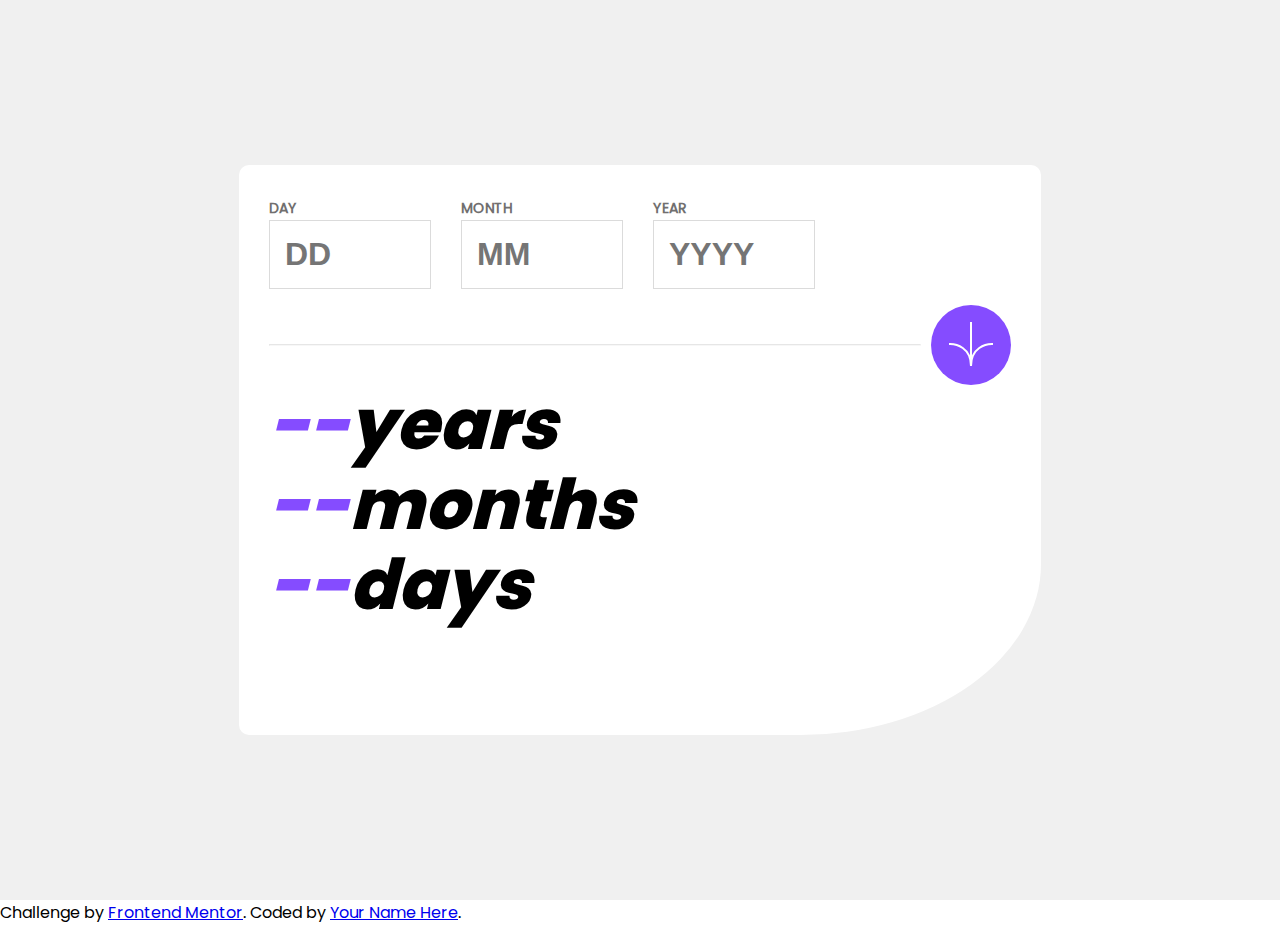
<file: age-calculator-app-main/index.html>
<!DOCTYPE html>
<html lang="en">
<head>
  <meta charset="UTF-8">
  <meta name="viewport" content="width=device-width, initial-scale=1.0"> <!-- displays site properly based on user's device -->

  <link rel="icon" type="image/png" sizes="32x32" href="./assets/images/favicon-32x32.png">
  
  <title>Frontend Mentor | Age calculator app</title>
  <link rel="stylesheet" href="style.css">
 
</head>
<body>
<main>
  <section>
  <aside id="inputArea">
    <div>
      <label id="labelDay" for="day">Day</label><br>
      <input id="inputDay" type="text" placeholder="DD">
      <p id="parDay"></p>
    </div>

    <div>
      <label id="labelMonth" for="Month">Month</label><br>
      <input id="inputMonth" type="text" placeholder="MM">
      <p id="parMonth"></p>
    </div>

    <div>
      <label id="labelYear" for="Year">Year</label><br>
      <input id="inputYear" type="text" placeholder="YYYY">
      <p id="parYear"></p>
    </div>
  </aside>
 
  <aside id="actionPoint">
    <hr>
    <button id="submitButton"><img src="assets/images/icon-arrow.svg" alt=""></button>
  </aside>

<aside id="results">
  <h1><span id="spanYear">--</span>years</h1>
  <h1><span id="spanMonth">--</span>months</h1>
  <h1><span id="spanDay">--</span>days</h1>
</aside>
</section>
</main>
  <div class="attribution">
    Challenge by <a href="https://www.frontendmentor.io?ref=challenge" target="_blank">Frontend Mentor</a>. 
    Coded by <a href="#">Your Name Here</a>.
  </div>
  <script src="script.js"></script>
</body>
</html>
</file>
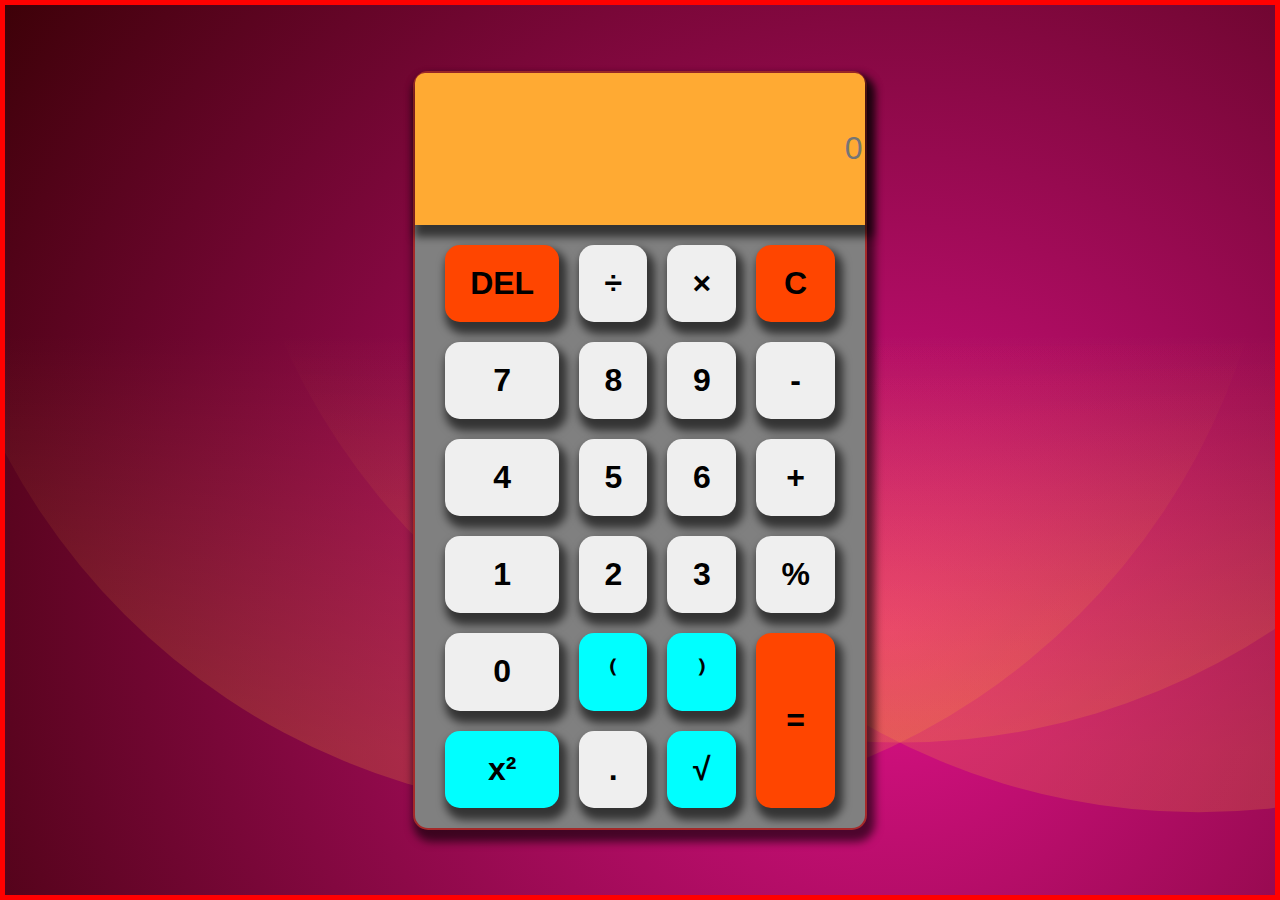
<file: CALC/index.html>
<!DOCTYPE html>
<html lang="en">
<head>
    <meta charset="UTF-8">
    <meta http-equiv="X-UA-Compatible" content="IE=edge">
    <meta name="viewport" content="width=device-width, initial-scale=1.0">
    <link rel="stylesheet" href="style.css">
    <title>Calculator</title>
</head>
<body>
    <div class="container">
        <div class="input-area">
            <input class="text-input" id="sc" type="text" readonly placeholder="0">
        </div>

        <div class="calculator-body" id="calculator-body">
            <button class="orange-red" onclick="clearOne()" id="clearOne">DEL</button>
            <button class="operator" class="purple" onclick="displayValue('/')" id="division">&#247;</button>
            <button class="operator" class="purple" onclick="displayValue('*')" id="multiplication">&#215;</button>
            <button class="orange-red" onclick="clearAll()" id="clear">C</button>

            <button id="seven" onclick="displayValue('7')"> 7</button>
            <button id="eight" onclick="displayValue('8')">8</button>
            <button id="nine" onclick="displayValue('9')">9</button>
            <button class="operator" class="purple" onclick="displayValue('-')" id="minus">-</button>

            <button id="four" onclick="displayValue('4')">4</button>
            <button id="five" onclick="displayValue('5')">5</button>
            <button id="six" onclick="displayValue('6')">6</button>
            <button class="operator" class="purple" onclick="displayValue('+')" id="plus">+</button>

            <button id="one" onclick="displayValue('1')">1</button>
            <button id="two" onclick="displayValue('2')">2</button>
            <button id="three" onclick="displayValue('3')">3</button> 
           
            <button class="operator" class="purple" onclick="displayValue('%')" id="modulus">%</button>
            <button id="zero" onclick="displayValue('0')">0</button>
            <button class="orange-red" onclick="displayValue('&#8317;')" id="bracketOpen">&#8317;</button>
            <button class="orange-red" onclick="displayValue('&#8318;')" id="bracketClosed">&#8318;</button>
            <button class="equals" onclick="ISequalTo()" id="equalTo">=</button>
            <button id="pi" onclick="displayValue('x²')">x²</button>
            <button id="point" onclick="displayValue('.')">.</button>
            <button id="squareRoot" onclick="displayValue('&#8730;')">&#8730;</button>
             
        </div>
    </div>

    <script src="index.js"></script>
</body>
</html>
</file>
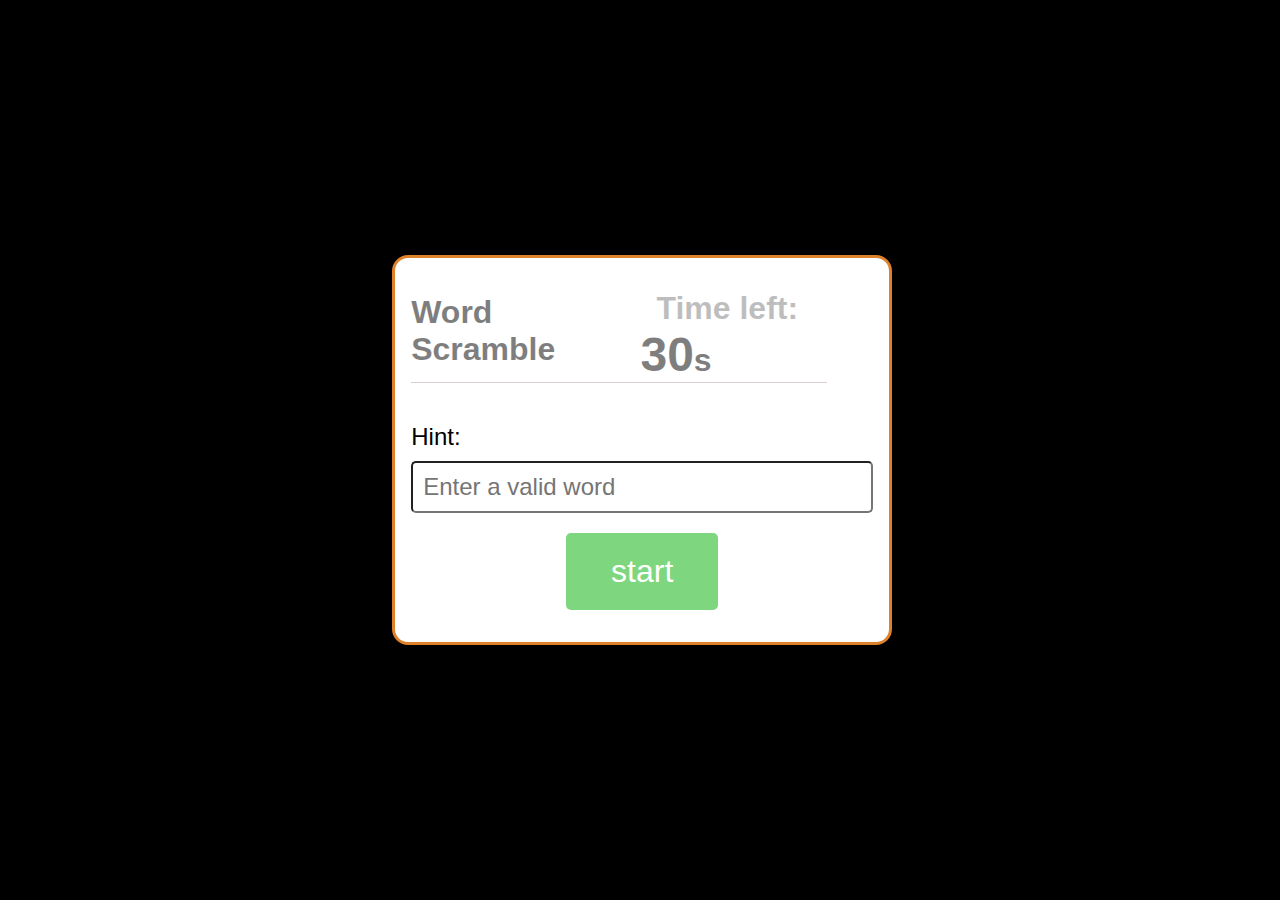
<file: TIMERPRJ/index.html>
<!DOCTYPE html>
<html lang="en">
<head>
    <meta charset="UTF-8">
    <meta http-equiv="X-UA-Compatible" content="IE=edge">
    <meta name="viewport" content="width=device-width, initial-scale=1.0">
    <title>Game timer project</title>
    <link rel="stylesheet" href="style.css">
</head>
<body>
        .<main class="container">
        <div class="container-text">
            <h3>Word Scramble</h3>
            <p class="time"><span class="hint1">Time left:</span> <b>30</b>s</p>
        </div>
            <p class="shuffle"></p>
            <p class="hint">Hint: <span></span></p>
            <div class="input">
                <input class="input-data" type="text" placeholder="Enter a valid word">
            </div>
            <div class="buttons">
                <button class="start">start</button>
            </div>
        </main>
    
    <script src="word.js"></script>
</body>
</html>
</file>
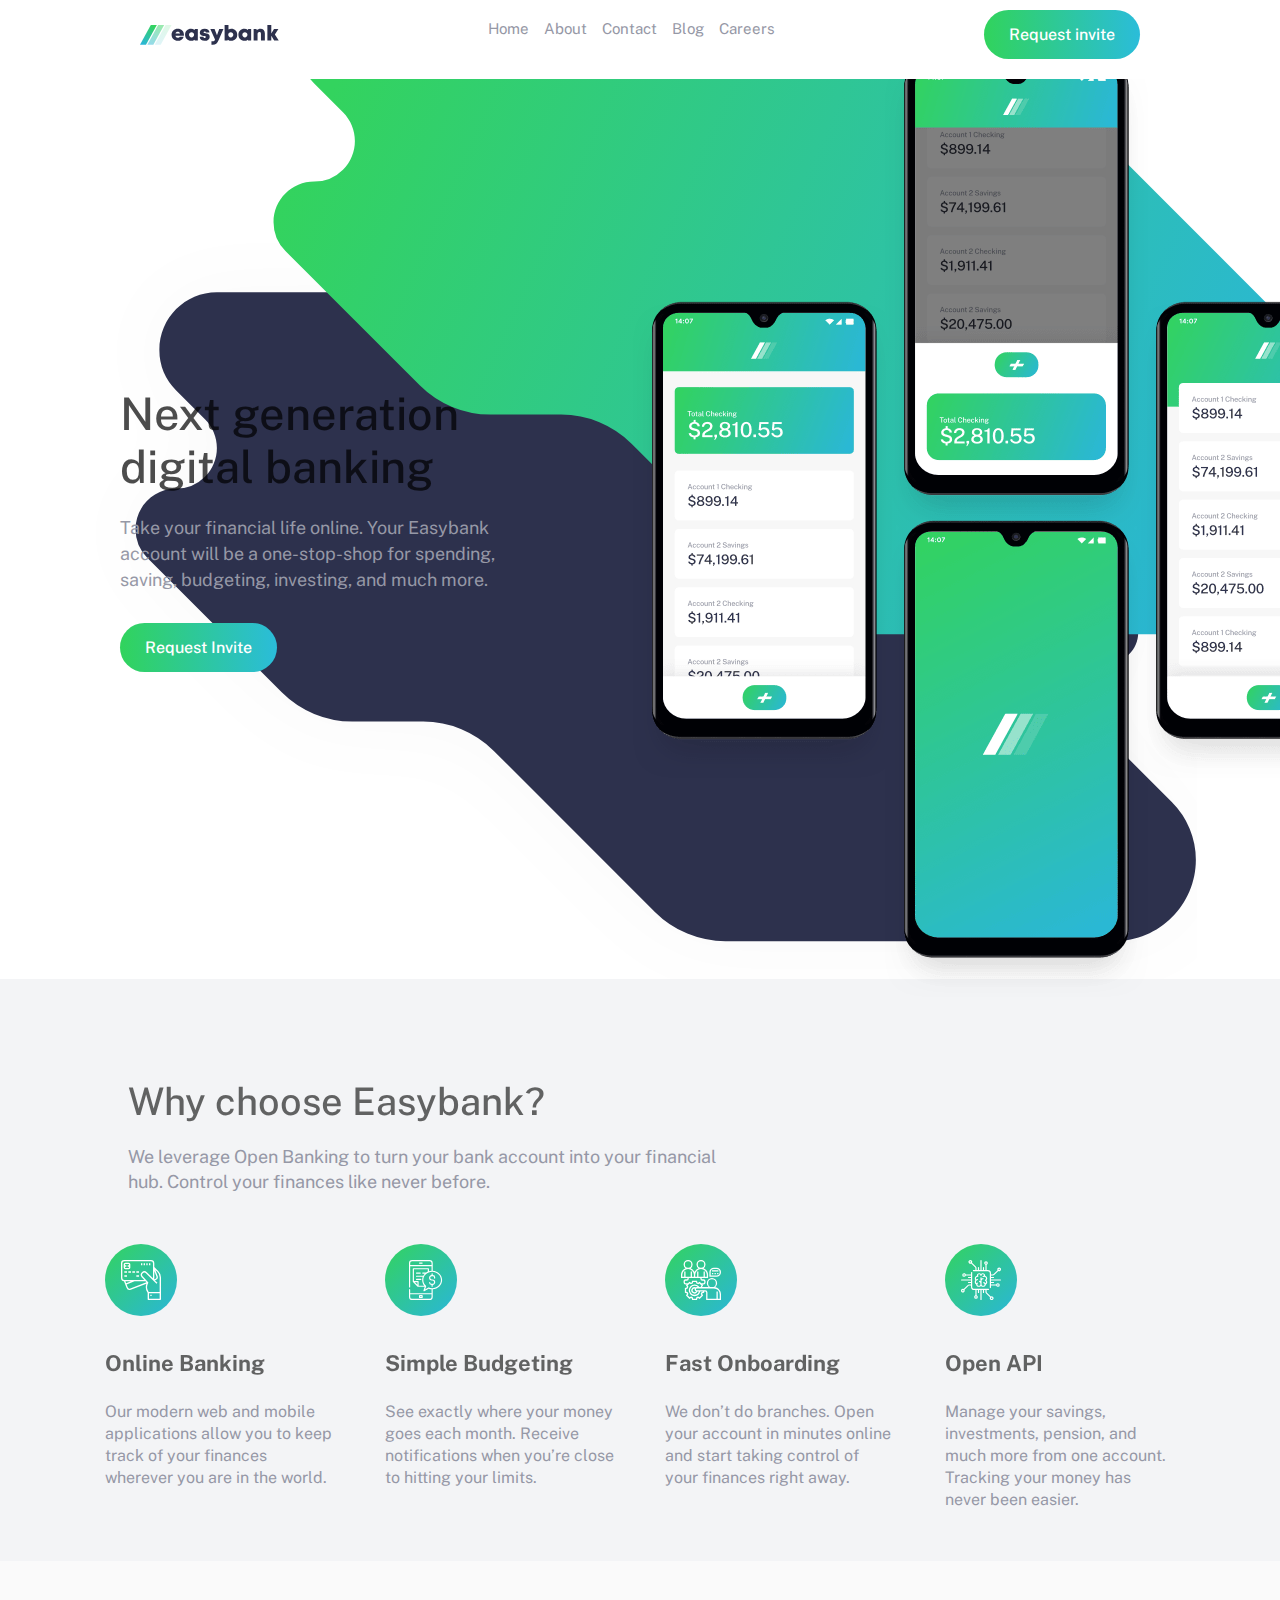
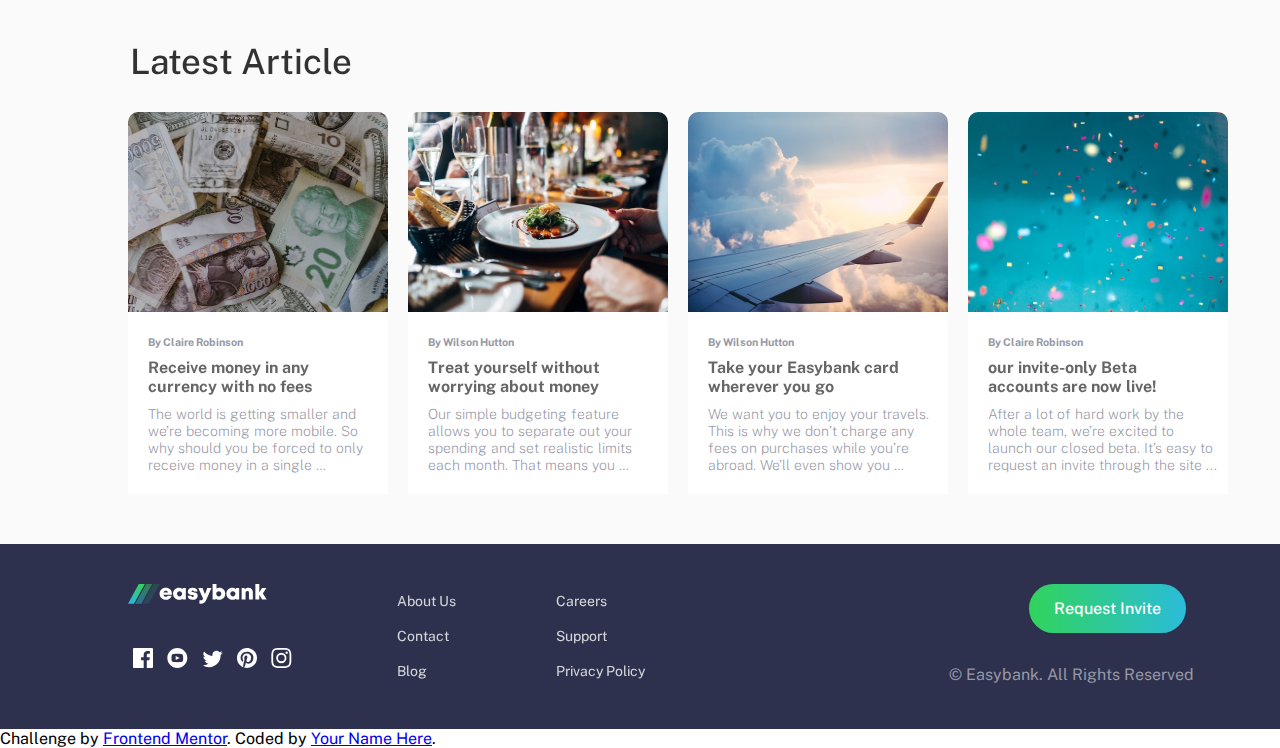
<file: easybank-landing-page-master/easybank-landing-page-master/index.html>
<!DOCTYPE html>
<html lang="en">
<head>
  <meta charset="UTF-8">
  <meta name="viewport" content="width=device-width, initial-scale=1.0"> <!-- displays site properly based on user's device -->

  <link rel="icon" type="image/png" sizes="32x32" href="./images/favicon-32x32.png">
  
  <title>Frontend Mentor | Easybank landing page</title>
  <link rel="stylesheet" href="style.css">
 
</head>
<body>
  <main>
    <section class="main-header">
    <header>
        <img src="images/logo.svg" alt="logo">
        <img src="images/icon-hamburger.svg" alt="" class="hamburg">
        <nav>
          <ul>
            <li>Home</li>
            <li>About</li>
            <li>Contact</li>
            <li>Blog</li>
            <li>Careers</li>
          </ul>
        </nav>
        <button>Request invite</button>
    </header>
  </section>
    <!-- first session start here -->
      <section class="hero">
        <div class="hero-text">
          <h1>Next generation digital banking</h1>
  <p>Take your financial life online. Your Easybank account will be a one-stop-shop 
  for spending, saving, budgeting, investing, and much more.
</p> 
  <button class="hero-btn">Request Invite</button> 
</div>
<div class="hero-image">
  <img src="images/image-mockups.png" alt="mockup">
</div>
</section>

<div class="cover">
<section class="why-selection">
  <h2>Why choose Easybank?</h2>
  <p>We leverage Open Banking to turn your bank account into your financial hub. Control 
    your finances like never before.</p>
</section>
<section class="services">
  <div>
    <img src="images/icon-online.svg" alt="online-logo">
    <h3>Online Banking</h3>
    <p> 
      Our modern web and mobile applications allow you to keep track of your finances 
      wherever you are in the world.</p>
  </div>
  <div>
    <img src="images/icon-budgeting.svg" alt="-icon">
    <h3>Simple Budgeting</h3>
    <p>See exactly where your money goes each month. Receive notifications when you’re 
      close to hitting your limits.</p>
  </div>

  <div>
    <img src="images/icon-onboarding.svg" alt="onboarding-icon">
    <h3>Fast Onboarding</h3>
    <p>We don’t do branches. Open your account in minutes online and start taking control 
      of your finances right away.</p>
  </div>
  <div>
    <img src="images/icon-api.svg" alt="api-logo">
    <h3>Open API</h3>
    <p>
      Manage your savings, investments, pension, and much more from one account. Tracking 
      your money has never been easier.</p>
  </div>
</section>
</div>
  
  <!-- third session starts here -->
  <section class="articles">
    <h1>Latest Article</h1>
    <div class="articles-post">
      <div class="img-cover">
        <div class="articles-img">
    <img src="images/image-currency.jpg" alt="currency">
  </div>
  <div class="article-head">
      <h6>By Claire Robinson</h6>
      
       <h4>Receive money in any currency with no fees</h4> 
        <p> The world is getting smaller and we’re becoming more mobile. So why should you be 
        forced to only receive money in a single …</p>
      </div>   
  </div>
  <div class="img-cover">
    <div class="articles-img">
    <img src="images/image-restaurant.jpg" alt="">
    </div>
    <div class="article-head">
    <h6>By Wilson Hutton</h6>
    <h4> Treat yourself without worrying about money</h4>
    <p>  Our simple budgeting feature allows you to separate out your spending and set 
      realistic limits each month. That means you …</p>
    </div>
  </div>
  <div class="img-cover">
    <div class="articles-img">
    <img src="images/image-plane.jpg" alt="plane">
  </div>
  <div class="article-head">
    <h6>By Wilson Hutton</h6>
    <h4>Take your Easybank card wherever you go</h4>
    <p>
      We want you to enjoy your travels. This is why we don’t charge any fees on purchases 
      while you’re abroad. We’ll even show you …</p>
    </div>
  </div>
  <div class="img-cover">
    <div class="articles-img">
    <img src="images/image-confetti.jpg" alt="coffetti">
  </div>
  <div class="article-head">
    <h6> By Claire Robinson</h6>
    <h4>our invite-only Beta accounts are now live!</h4>
    <p>After a lot of hard work by the whole team, we’re excited to launch our closed beta. 
      It’s easy to request an invite through the site ...</p>
  </div>
  </div>
  </section>
  <footer>
    <!-- the first footer divs -->
    <!-- <div class="footer-bottom"> -->
    <div class="footer-icon">
      <!-- the logo and icon divs -->
      <div>
        <img class="easy-img" src="images/footer-logo.svg" alt="footer-logo">

        <div class="icon-foot">
        <img src="images/icon-facebook.svg" alt="facebook">
        <img src="images/icon-youtube.svg" alt="youtube">
        <img src="images/icon-twitter.svg" alt="twitter">
        <img src="images/icon-pinterest.svg" alt="pinterest">
        <img src="images/icon-instagram.svg" alt="instagram">
      </div>
      </div>
    
        <!-- the first about div -->
    
    
    <div class="footer-links">
      <ul>
        <li><a href="">About Us</a></li>
        <li><a href="">Contact</a></li>
        <li><a href=""> Blog</a></li>
      </ul>
    </div>
    <!-- the second about div -->

    <div class="footer-links">
      <ul>
        <li><a href=""> Careers</a></li>
        <li><a href=""> Support</a></li>
        <li><a href=""> Privacy Policy</a></li>
      </ul>
    </div>
  </div>
 
    <!-- the second footer divs -->
  
    <div class="copyright">
      <button>Request Invite</button>
     <p><a class="easybank" href=""> © Easybank. All Rights Reserved</a></p> 
    </div>
  <!-- </div> -->
  </footer>
</main>
  <div class="attribution">
    Challenge by <a href="https://www.frontendmentor.io?ref=challenge" target="_blank">Frontend Mentor</a>. 
    Coded by <a href="#">Your Name Here</a>.
  </div>
</body>
</html>
</file>
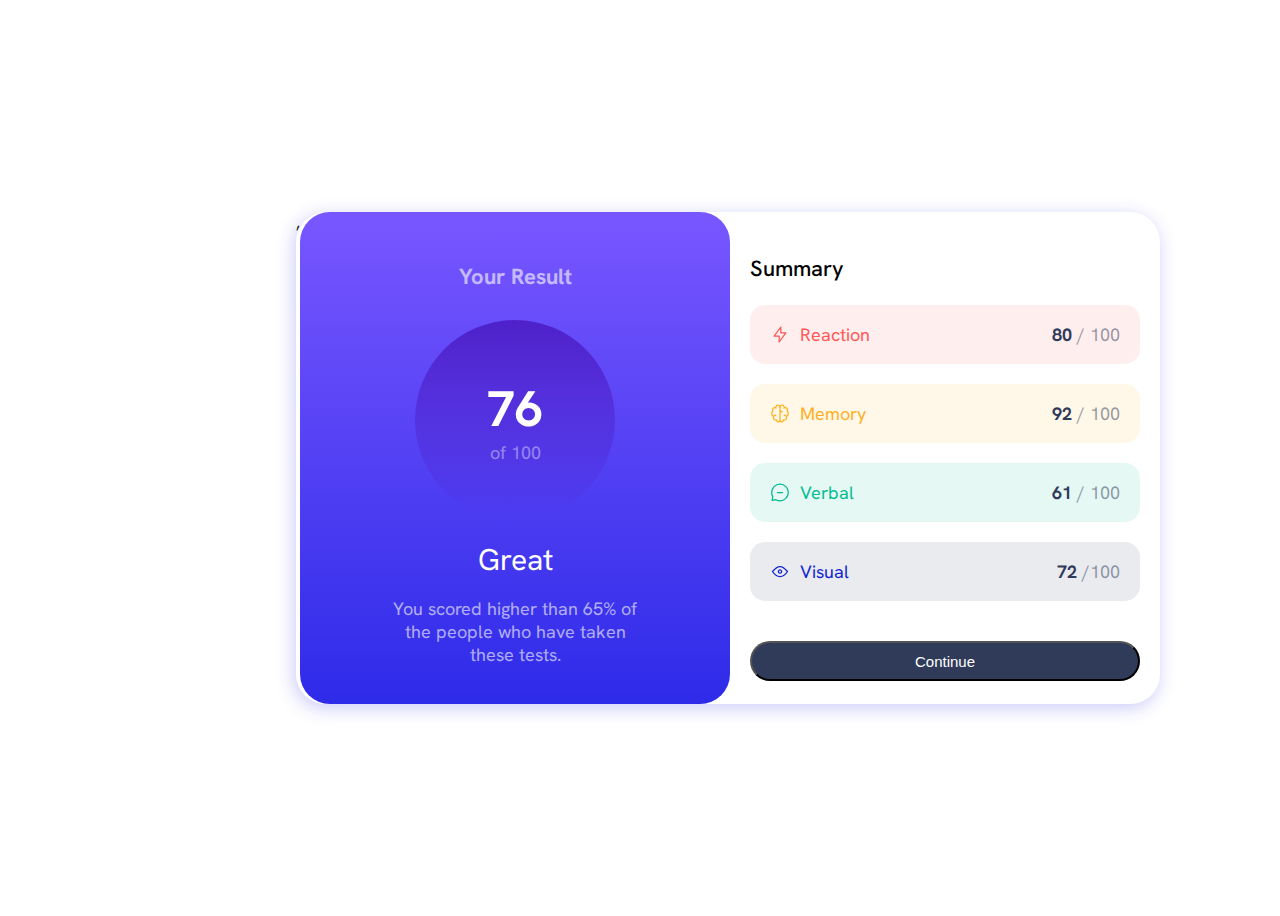
<file: results-summary-component-main/results-summary-component-main/index.html>
<!DOCTYPE html>
<html lang="en">
  <head>
    <meta charset="UTF-8" />
    <meta name="viewport" content="width=device-width, initial-scale=1.0" />
    <!-- displays site properly based on user's device -->
    <link
      rel="icon"
      type="image/png"
      sizes="32x32"
      href="./assets/images/favicon-32x32.png"
    />
    <link rel="stylesheet" href="style.css" />

    <title>Frontend Mentor | Results summary component</title>

    <!-- Feel free to remove these styles or customise in your own stylesheet 👍 -->
  </head>
  <body>
    <main>
  ,    <section>
        <div class="top-result">
          <h4>Your Result</h4>
        </div>

        <div class="score-circle">
          <h1>76</h1>
          <p>of 100</p>
        </div>

        <div class="remark">
          <h3>Great</h3>
          <p>
            You scored higher than 65% of
            the people who have taken
            these tests.
          </p>
        </div>
      </section>
      <section>
        <h3>Summary</h3>

        <div class="summary-box reaction">
          <div>
            <img src="./assets/images/icon-reaction.svg" alt="" /> 
            <p>Reaction</p>
          </div>
          <p>80 <span>/ 100</span></p>
        </div>

        <div class="summary-box memory">
          <div>
          <img src="./assets/images/icon-memory.svg" alt="" /> 
          <p>Memory</p> 
        </div> 
          <p>92 <span> / 100</span></p>
        </div>
        <div class="summary-box verbal">
          <div>
          <img src="./assets/images/icon-verbal.svg" alt="" /> 
          <p>Verbal</p>  
        </div>
          <p> 61 <span> / 100</span></p>
        </div>
        <div class="summary-box visual">
          <div>
          <img src="./assets/images/icon-visual.svg" alt="" />
           <p>Visual </p> 
          </div>
          <p>72 <span>/100</span> </p> 
        </div>

        <button>Continue</button>
      </section>
    </main>
  </body>
</html>
</file>
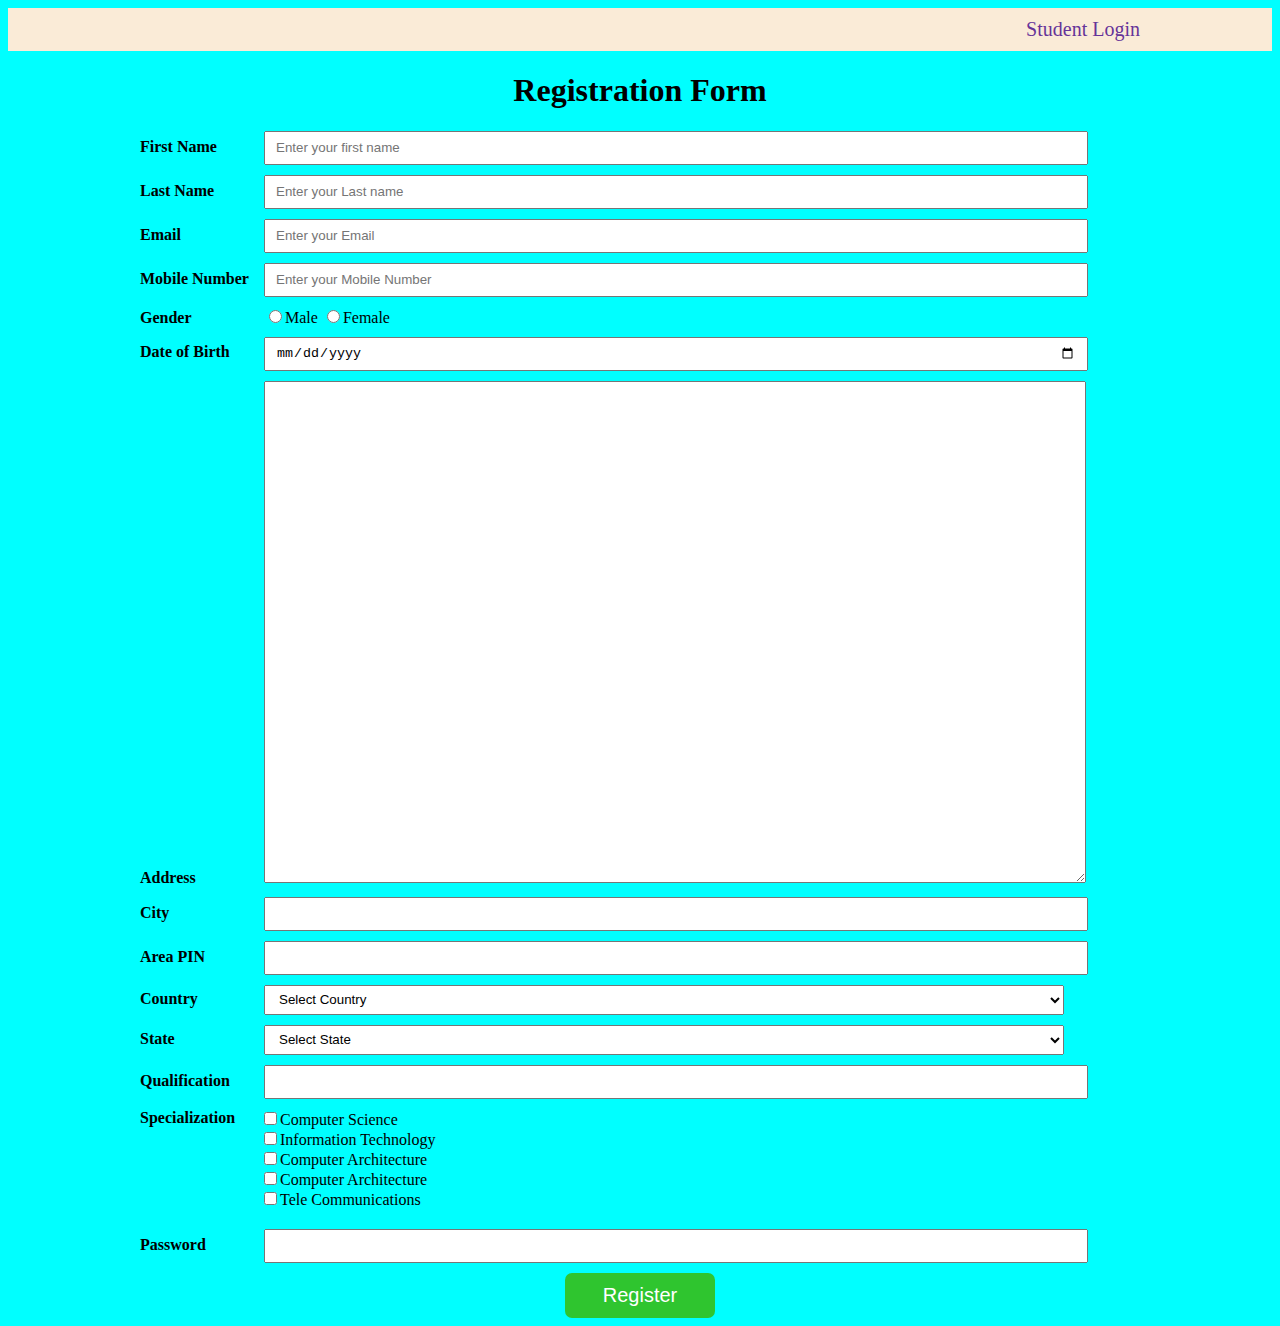
<file: FORMS/form.html>
<!DOCTYPE html>
<html lang="en">
  <head>
    <meta charset="UTF-8" />
    <meta http-equiv="X-UA-Compatible" content="IE=edge" />
    <meta name="viewport" content="width=device-width, initial-scale=1.0" />
    <title>Registration form</title>
    <link rel="stylesheet" href="style.css" />
  </head>
  <body>
    <nav>
      <div>
        <a href="login.html">Student Login</a>
      </div>
    </nav>
    <main>
      <form>
        <h1>Registration Form</h1>
        <div>
          <label for="FirstName">First Name</label>
          <input
            type="text"
            placeholder="Enter your first name"
            name="FirstName"
          />
        </div>
        <div>
          <label for="LastName">Last Name</label>
          <input
            type="text"
            placeholder="Enter your Last name"
            name="LastName"
          />
        </div>

        <div>
          <label for="Email">Email</label>
          <input type="email" placeholder="Enter your Email" name="Email" />
        </div>

        <div>
          <label for="MobileNumber">Mobile Number</label>
          <input
            type="tel"
            placeholder="Enter your Mobile Number"
            name="MobileNumber"
          />
        </div>

        <div>
          <label for="gender">Gender</label>
          <input type="radio" name="gender" value="Male" />Male
          <input type="radio" name="gender" value="Female" />Female
        </div>

        <div>
          <label for="dob">Date of Birth</label>
          <input type="date" name="dob" />
        </div>

        <div>
          <label for="Address">Address</label>
          <textarea name="Address" rows="10"></textarea>
        </div>

        <div>
          <label for="City">City</label>
          <input type="text" name="City" />
        </div>

        <div>
          <label for="Area">Area PIN</label>
          <input type="number" name="Area" />
        </div>

        <div>
          <label for="Area">Country</label>
          <select name="Country">
            <option hidden value="">Select Country</option>
            <option value="Nigeria">Nigeria</option>
            <option value="Togo">Togo</option>
            <option value="Ghana">Ghana</option>
            <option value="Egypt">Egypt</option>
            <option value="Gambia">Gambia</option>
          </select>
        </div>

        <div>
          <label for="Area">State</label>
          <select name="State">
            <option hidden value="">Select State</option>
            <option value="Lagos">Lagos</option>
            <option value="Edo">Edo</option>
            <option value="Abuja">Abuja</option>
            <option value="Oyo">Oyo</option>
            <option value="Ogun">Ogun</option>
          </select>
        </div>

        <div>
          <label for="Qualification">Qualification</label>
          <input type="text" name="Qualification" />
        </div>

        <div class="special">
          <label for="Specialization">Specialization</label>

          <div>
            <input
              type="checkbox"
              name="Specialization"
              value="Computer Science"
            />Computer Science<br />
            <input
              type="checkbox"
              name="Specialization"
              value="Information Technology"
            />Information Technology<br />
            <input
              type="checkbox"
              name="Specialization"
              value="Computer Architecture"
            />Computer Architecture<br />
            <input
              type="checkbox"
              name="Specialization"
              value="Computer Architecture"
            />Computer Architecture<br />
            <input
              type="checkbox"
              name="Specialization"
              value="Tele Communications"
            />Tele Communications
          </div>
        </div>

        <div>
          <label for="Password">Password</label>
          <input type="Password" name="Password" />
        </div>

        <button>Register</button>
      </form>
    </main>
  </body>
</html>
</file>
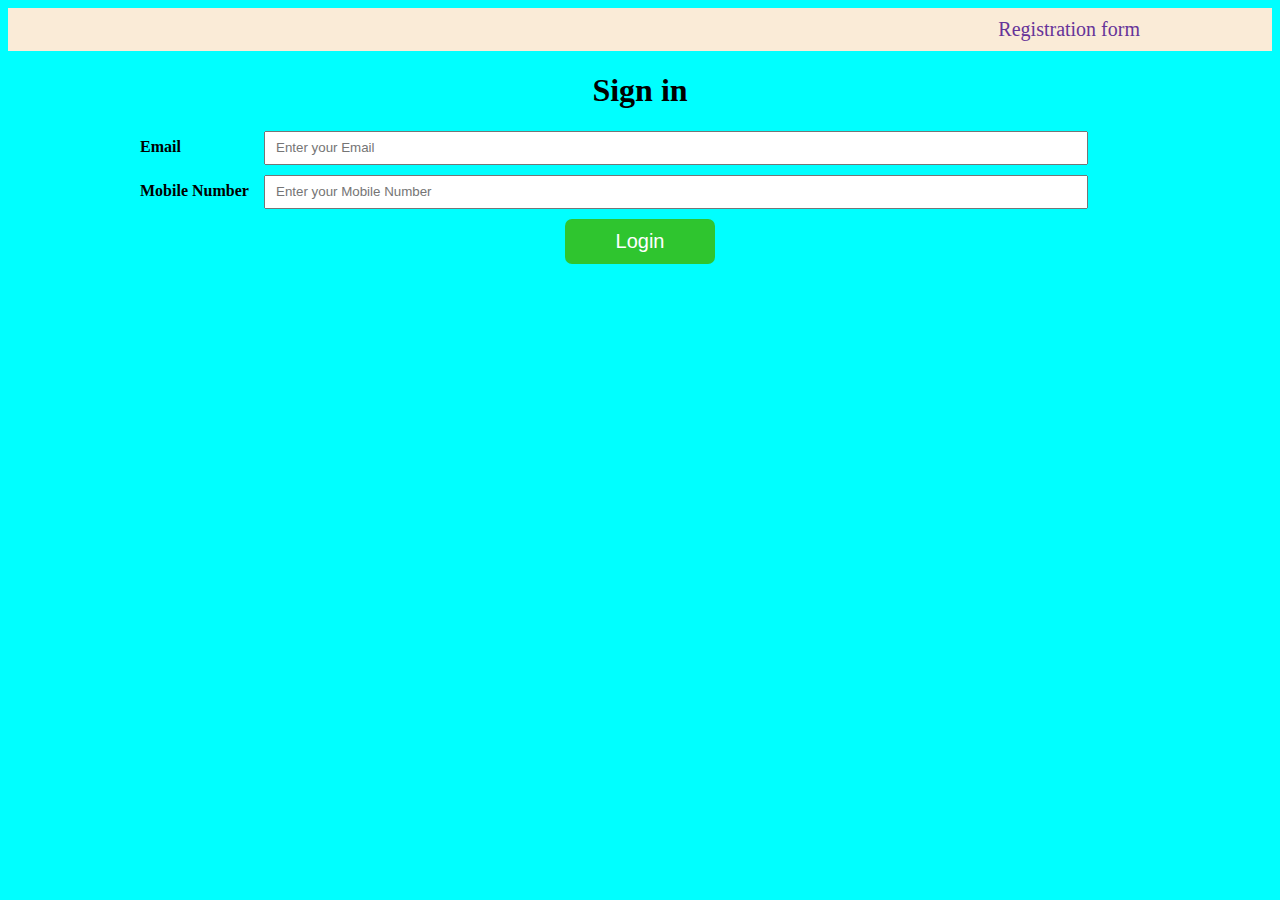
<file: FORMS/login.html>
<!DOCTYPE html>
<html lang="en">
  <head>
    <meta charset="UTF-8" />
    <meta http-equiv="X-UA-Compatible" content="IE=edge" />
    <meta name="viewport" content="width=device-width, initial-scale=1.0" />
    <title>Document</title>
    <link rel="stylesheet" href="style.css" />
  </head>
  <body>
    <nav>
      <div>
        <a href="form.html">Registration form</a>
      </div>
    </nav>
    <main>
      <form>
        <h1>Sign in</h1>
        <div>
          <label for="Email">Email</label>
          <input type="email" placeholder="Enter your Email" name="Email" />
        </div>

        <div>
          <label for="MobileNumber">Mobile Number</label>
          <input
            type="tel"
            placeholder="Enter your Mobile Number"
            name="MobileNumber"
          />
        </div>
        <a href="#"><button>Login</button></a>
      </form>
    </main>
  </body>
</html>
</file>
<file: age-calculator-app-main/style.css>
@font-face {
    font-family: Poppins-Regular;
    src: url(assets/fonts/Poppins-Regular.ttf);
}
@font-face {
    font-family: Poppins-ExtraBold;
    src: url(assets/fonts/Poppins-ExtraBold.ttf);
}
body {
    font-family: Poppins-Regular;
   padding: 0;
   margin: 0;
}
main {
    background-color: hsl(0, 0%, 94%);
    width: 100vw;
    height: 100vh;
    display: flex;
    align-items: center;
    justify-content: center;
}

section {
    background-color: hsl(0, 0%, 100%);
    padding: 30px;
    border-radius: 10px 10px 30% 10px;
}
#inputArea {
    display: flex;
  gap: 30px;
}
#inputArea div label {
    font-size: 14px;
    text-transform: uppercase;
    color: hsl(0,1%, 44%);
    font-weight: 600;
    
}
#inputArea div input {
    width: 130px;
    padding: 15px;
    font-size: 32px;
    border: 1px solid hsl(0, 0%, 86%);
    font-weight: 600;
}

#actionPoint {
    display: flex;
    align-items: center;
    gap: 10px;
}
#actionPoint hr {
    flex: 1;
    width: 650px;
    border-color: hsl(0, 0%, 86%, 20%);
 
}
button {
    border-radius: 50%;
    width: 80px;
    height: 80px;
    border: none;
    background-color: hsl(259, 100%, 65%);
}
button:hover {
    background-color: rgb(29, 27, 27);
}

#results {
    margin-bottom: 80px;
   
}

#results h1 {
font-size: 70px;
margin: 0;
padding: 0;
font-weight: 600;
font-family: Poppins-ExtraBold;
font-style: italic;
line-height: 80px;
}
span {
    color: hsl(259, 100%, 65%);
}

.inputError {
    border-color: hsl(0, 100%, 67%) !important;
}

.parError {
    color: hsl(0, 100%, 67%) !important;
}
</file>
<file: CALC/style.css>
body {
  box-sizing: border-box;
  margin: 0;
  padding: 0;
  display: flex;
  justify-content: center;
  align-items: center;
  min-height: 100vh;
  border: 5px solid red;
 
  background-color: #330000;
  background-image: url("data:image/svg+xml,%3Csvg xmlns='http://www.w3.org/2000/svg' width='100%25' height='100%25' viewBox='0 0 800 400'%3E%3Cdefs%3E%3CradialGradient id='a' cx='396' cy='281' r='514' gradientUnits='userSpaceOnUse'%3E%3Cstop offset='0' stop-color='%23D18'/%3E%3Cstop offset='1' stop-color='%23330000'/%3E%3C/radialGradient%3E%3ClinearGradient id='b' gradientUnits='userSpaceOnUse' x1='400' y1='148' x2='400' y2='333'%3E%3Cstop offset='0' stop-color='%23FA3' stop-opacity='0'/%3E%3Cstop offset='1' stop-color='%23FA3' stop-opacity='0.5'/%3E%3C/linearGradient%3E%3C/defs%3E%3Crect fill='url(%23a)' width='800' height='400'/%3E%3Cg fill-opacity='0.4'%3E%3Ccircle fill='url(%23b)' cx='267.5' cy='61' r='300'/%3E%3Ccircle fill='url(%23b)' cx='532.5' cy='61' r='300'/%3E%3Ccircle fill='url(%23b)' cx='400' cy='30' r='300'/%3E%3C/g%3E%3C/svg%3E");
  background-attachment: fixed;
  background-size: cover;
}
.container {
  box-shadow: 4px 8px 8px 4px rgba(0,0,0,0.6);
  width: 450px;
  background: grey;
  border-radius: 15px;
  border: 2px solid brown;
}

.calculator-body {
  display: grid;
  margin: 10px 20px;
  grid-template-columns: auto auto auto auto;
  grid: auto auto auto auto;
}
.input-area {
  border-radius: 10px;
}
.text-input {
  width: 99%;
  border-radius: 10px;
  height: 150px;
  box-shadow: 4px 8px 8px 4px rgba(0,0,0,0.6);
  outline: none;
  border-radius: 10px 10px 0px 0px;
  border: none;
  background: #ffaa33;
  font-size: 2rem;
  color: white;
  text-align: right;
  /* padding: 0 10px; */
}

button {
  margin: 10px;
  box-shadow: 4px 8px 8px 4px rgba(0,0,0,0.6);
  padding: 20px;
  border-radius: 15px;
  border: none;
  font-size: 2rem;
  font-weight: 700;
}
.purple {
  background: #27002b;
  color: white;
}

.equals {
  grid-row: span 2;
  background: orangered;
}
.orange-red {
  background-color: orangered;
}
#squareRoot, #pi, #bracketOpen, #bracketClosed {
  background: cyan;
}
</file>
<file: TIMERPRJ/style.css>
* {
    margin: 0;
    padding: 0;
    box-sizing: border-box;
}

body {
    font-family: 'Segoe UI', Tahoma, Geneva, Verdana, sans-serif;
    /* background-color: rgb(214, 173, 119); */
    background-color: black;
    display: flex;
    justify-content: center;
    align-items: center;
    min-height: 100vh;
}

.container {
    background-color: white;
    width: 500px;
    max-width: 100%;
    flex-wrap: wrap;
    border-style: solid;
    border-color: rgb(221, 129, 43);
    padding: 2rem 1rem;
    border-radius: 1rem;
    box-shadow: rgba(0, 0, 0, 0.25) 0px 0.0625em 0.0625em, rgba(0, 0, 0, 0.25) 0px 0.125em 0.5em, rgba(255, 255, 255, 0.1) 0px 0px 0px 1px inset;
}
.container-text {
    display: flex;
    justify-content: space-between;
    align-items: center;
}
.container-text .time {
    font-size: 2rem;
}
p b{
    font-size: 3rem;
}
h3 {
    font-size: 2rem;
    padding-bottom: 10px;
    opacity: 0.5;
}

.shuffle {
    border-top: 1px solid rgb(214, 200, 200);
     padding: 20px;
    font-weight: 500;
    letter-spacing: 15px;
    max-width: 90%;
    opacity: 0.9;
    font-size: 2rem;
    text-transform: uppercase;
}

.hint {
    padding-bottom: 10px;
    font-size: 1.5rem;
}

.time {
    font-size: 1.5rem;
    padding-top: 0;
    margin-top: 0;
    opacity: 0.5;
    font-weight: 600;
}
 b {
    font-size: 2rem;
}

span {
    color: orange;
    padding-left: 1rem;
}
.hint1 {
    color: black;
    opacity: 0.5;
}

input {
   width: 100%;
   padding: 10px;
   border-radius: 5px;
   outline: none; 
   margin-bottom: 20px;
   font-size: 1.5rem;
}

.buttons {
    display: flex;
    justify-content: center;
    align-items: center;
}

.start {
    padding: 20px 45px;
    font-size: 2rem;
    background-color: rgb(41, 189, 41);
    border: none;
    outline: none;
    border-radius: 5px;
    color: #fff;
    opacity: 0.6;
    cursor: pointer;
}

.start:hover {  
    background-color:orangered;
}

@media (max-width: 700px) {
 h3 {
    font-size: 1rem;
    font-weight: 500;
    font-family: fantasy;
    padding-left: 0;
    margin-left: 0;
 }  
 .container-text p {
    font-size: 1rem;
 } 
 .hint1 {
    display: none;
}
p b{
    font-size: 2rem;
}
.shuffle {
    font-size: 1.5rem;
    letter-spacing: 5px;
    padding-left: 0;
    margin-left: 0;
    text-align: left;
}
.hint, span {
    font-size: 1rem;
    width: 100%;
}
input {
    font-size: 1rem;
    outline: none; 
}
.start {
    font-size: 1rem;
    padding: 10px 25px;
}
}
</file>
<file: easybank-landing-page-master/easybank-landing-page-master/style.css>
@import url('https://fonts.googleapis.com/css2?family=Public+Sans:wght@300;400;700&display=swap');
* {
    font-family: 'Public Sans', sans-serif;
    margin: 0;
    padding: 0;
}
header {
    background-color: hsl(0, 0%, 100%);
    display: flex;
   padding: 0 140px;
    align-items: center;
    max-width: 1400px;
    margin: auto;
    justify-content: space-between;
    padding-top: 10px;
    padding-bottom: 20px;
}
.hamburg {
    display: none;
}
header nav ul {
    display: flex;
    list-style-type: none;
    gap: 15px;
    font-size: 15px;
    color: hsl(233, 8%, 62%);
}
header nav ul li {
    border-bottom: 3px solid white;
    padding-bottom: 10px;
}

header nav ul li:hover {
    color: hsl(233, 26%, 24%);
    cursor: pointer;
    border-image: linear-gradient(to right,
    hsl(136, 65%, 51%),
    hsl(190, 70%, 51%)) 1;
}
.main-header {
    background-color: hsl(0, 0, 100%);
    position: sticky;
    top: 0;
}

button {
    border-radius: 50px;
    border: none;
    font-size: 16px;
    font-weight: 500;
    color: white;
    padding: 15px 25px;
    background: linear-gradient(to right,
    hsl(136, 65%, 51%),
    hsl(190, 70%, 51%)) 
}
.hero {
    background-image: url(images/bg-intro-desktop.svg);
    background-repeat: no-repeat; 
    background-size: auto; 
    background-position-x: 700%; 
    background-position-y: 70%; 
    height: 100vh;
    display: flex;
   padding-left: 120px;
    align-items: center;
    max-width: 1400px;
    margin: auto;
    background-color: hsl(0, 0, 98%);
    justify-content: space-between;
}
.hero-text h1 {
    font-weight: 500;
    font-size: 45px;
    opacity: 0.7;
    margin-bottom: 22px;
}

.hero-image {
    overflow-x: hidden;
}

.hero-image img {
    /* margin-top: 50px;  */
    margin-right: -120px;
    /* margin-top: -100px; */
}

.hero-text {
   /* margin-top: -120px; */
    width: 400px;
}

.hero-text  p {
    font-size: 18px;
    color: hsl(233, 8%, 62%);
    line-height: 26px;
    margin-bottom: 30px;
}
.cover {
    background-color: hsl(220, 16%, 96%); 
    padding-bottom: 50px;
}
.why-selection {
    padding-top: 100px;
    width: 80%;
    margin: auto;
    margin-bottom: 50px;
}
.why-selection h2 {
    margin-bottom: 20px;
    font-size: 38px;
    opacity: 0.6;
    font-weight: 500;
}
.why-selection p {
    width: 600px;
    font-size: 18px;
    line-height: 25px;
    color: hsl(233, 8%, 62%);
}
.services {
    width: 80%;
    margin: auto;
    display: flex;
    justify-content: center;
    gap: 50px;
}
.services img {
    margin-bottom: 30px;
}
.services h3 {
    margin-bottom: 25px;
    font-size: 22px;
    opacity: 0.6;
}
.services p {
    color: hsl(233, 8%, 62%);
    line-height: 22px;
    width: 230px;
    font-size: 16px;
}
.articles {
    padding-top: 80px;
    background-color: hsl(0, 0%, 98%);
    padding-bottom: 50px;
}
.articles  h1 {
    margin-bottom: 30px;
    font-size: 35px;
    opacity: 0.8;
    font-weight: 500;
    padding-left: 130px;
}
.article-head {
    padding-left: 20px;
}
.img-cover {
    background-color: #fff;
    padding-bottom: 20px;
}
h6 {
    color: hsl(233, 8%, 62%);
    padding-top: 20px;
    padding-bottom: 10px;
}
.articles-post {
    display: flex;
    width: 80%;
    margin: auto;
    gap: 20px;
    /* border-radius: 40px; */
}

.articles-img img {
    width: 260px;
    background-size: cover;
    height: 200px;
    border-radius:10px 10px 0 0;
}

.articles-post h4 {
    width: 200px;
    opacity: 0.6;
}
.articles-post p {
    width: 230px;
    font-size: 14px;
    color: hsl(233, 8%, 62%);
    padding-top: 10px;
    line-height: 17px;
    font-weight: 200;
}

footer {
    background-color: hsl(233, 26%, 24%);
    display: flex;
    
}
.footer-icon {
    display: flex;
    padding-top: 40px;
    padding-bottom: 40px;
    gap: 100px;
    padding-left: 8rem;
}
.easy-img {
    padding-bottom: 40px;
}

.footer-links ul li {
    list-style-type: none;
    color: #fff;
}
ul li a {
    color: #fff;
    font-size: 14px;
   line-height: 35px;
   opacity: 0.8;
    text-decoration: none;
}
footer img {
    color: white;
}
.icon-foot img{
    padding:0 5px;
}
.copyright {
    padding-top: 40px;
   margin-left: 19rem;
}
.copyright  p{
    margin-top: 2rem;
   
}
.copyright button {
    margin-left: 5rem;
}
.copyright a {
    color: hsl(233, 8%, 62%);
    text-decoration: none;
}

@media screen and (max-width: 700px) {
    body {
        overflow-x: hidden;
    }
.hamburg {
    display: block;
    margin-left: 350px;
    width: 40px;
    height: 20px;
}   
header {
    padding-right: 0;
    padding-left: 50px;
    /* margin: 0; */
}
header ul li, 
header button {
    display: none;
}
.hero {
    flex-direction: column;
}
.hero-text {
   order: 2;
   text-align: center;
   padding-top: 50px;
   padding-bottom: 100px;
}
.hero {
    background-position-x: 900%; 
    background-position-y: 90%; 
    padding-left: 0;
    max-width: 700px;
}
.hero-image {
    display: block;
    width: 100%;
    overflow: hidden;
}
.hero-image img {
    margin-right: 0;
    margin-top: -220px;
    width: 90%;
    padding-bottom: 300px; 
}
.why-selection {
    width: 100%;
    text-align: center;
}
.why-selection h2 {
    width: 300px;
    margin: auto;
   padding: 0 70px;
   margin-bottom: 20px;
}
.why-selection p {
    width: 400px;
   margin: auto;
    text-align: center;
    line-height: 25px;
}
.services {
    width: 100%;
    flex-direction: column;
    text-align: center;
}
.services p {
    width: 400px;
    margin: auto;
    text-align: center;
}
.articles h1 {
    text-align: center;
    padding-left: 0;
}
.articles-post {
    flex-direction: column;
}
/* .img-cover {
    display: block;
    margin: auto;
} */
.articles-img {
    display: block;
    width: 100%;
    margin: auto;
}
.articles-img img {
    width: 90%;
}
.article-head {
    width: 100%;
}
.articles-post h4,
.articles-post p {
    width: 75%;
}
footer {
    flex-direction: column;
    margin: auto;
    text-align: center;
    margin: 0;
    padding:40px 0;
}
.footer-icon {
    flex-direction: column;
    gap: 10px;
}
.footer-icon,
.copyright {
    margin: 0;
    padding: 0;
}
.copyright button {
    margin-left: 0;
    margin-top: 30px;
}
}
</file>
<file: results-summary-component-main/results-summary-component-main/style.css>
@import url('https://fonts.googleapis.com/css2?family=Hanken+Grotesk:wght@400;500;700;800&display=swap');

main {
    font-family: 'Hanken Grotesk', sans-serif;
    display: flex;
    width: 60%;
    border-radius: 30px;
    box-shadow: -2px 4px 18px 0px rgba(46, 43, 233, 0.25);
}

body {
    display: flex;
    justify-content: center;
    align-items: center;
    height: 100vh;
    width: 1440px;
}


 main > section:first-of-type {
        background-image: linear-gradient(
        to bottom,
        hsl(252, 100%, 67%),
        hsl(241, 81%, 54%)
    );
        color: white;
        border-radius: 30px;
        text-align: center;  
} 

p {
    font-size: 18px;
}

main > section {
    flex: 1;
    padding: 20px;
}

.top-result {
    opacity: 0.6;
    font-size: 22px;
}

.score-circle {
    background-image: linear-gradient(
        to bottom,
        hsla(256, 72%, 46%, 1),
        hsla(241, 72%, 46%, 0)
    );
    width: 200px;
    height: 200px;
    border-radius: 50%;
    margin: auto;
    /*padding-top: 40px;
     box-sizing: border-box; */
     display: flex;
     flex-direction: column;
     align-items: center;
     justify-content: center;
}

.score-circle h1 {
    font-size: 50px;
    margin: 0;
    line-height: 65px;
}

.score-circle p {
    margin: 0;
    opacity: 0.4;
}

.remark h3 {
    font-size: 30px;
    margin: 0;
    font-weight: 400;
}

.remark {
    width: 250px;
    margin: auto;
    margin-top: 20px;
}

.remark p{
    opacity: 0.6;
}

main > section:last-of-type > h3 {
    font-size: 22px;
    font-weight: 500;
}

.summary-box {
    display: flex;
    justify-content: space-between;
    border-radius: 15px;
    padding-left: 20px;
    padding-right: 20px;
    margin-bottom: 20px;
}

.summary-box > div {
     display: flex;
     gap: 10px;
}

.reaction {
    background-color: hsla(0, 100%, 67%, 0.1);
    color: hsl(0, 100%, 67%);
}

.memory {
    background-color: hsla(39, 100%, 56%, 0.1);
    color: hsl(39, 100%, 56%);    
}

.verbal {
    background-color: hsla(166, 100%, 37%, 0.1);
    color: hsl(166, 100%, 37%);    
}

.visual {
    background-color:  hsla(224, 38%, 27%, 0.1);
    color: hsl(234, 85%, 45%);
}

.summary-box > p {
    color: hsl(224, 30%, 27%);
    font-weight: 700;
}

.summary-box > p >span {
    font-weight: 400;
    opacity: 0.5;
}

button {
    background-color: hsl(224, 30%, 27%);
    color: white;
    width: 100%;
    height: 40px;
    border-radius: 20px;
    font-size: 15px;
    font-weight: 500;
    margin-top: 20px;
}

button:hover {
    cursor: pointer;
    background-color: purple;
}

@media (max-width: 375px) {

    
    main {
        display: flex;
        flex-direction: column;
        justify-content: flex-start;
        align-items: center;
        box-shadow: none;
        border-radius: 0hj;
    }
}
</file>
<file: FORMS/style.css>
body {
    background-color: cyan;
}

main {
    width: 1000px;
    margin: auto;
}

nav {
    background-color: antiquewhite;
    padding: 10px 0;
}

nav div {
     width: 1000px;
    margin: auto;
    text-align: right;
}

a {
    text-decoration: none;
    color: rebeccapurple;
    font-size: 20px;
}
a:hover {
    text-decoration: underline;
    font-weight: 600;
}

form h1{
    text-align: center;
}
form div label {
    width: 12%;
    display: inline-block;
    font-weight: 700;
}
form div {
    margin-bottom: 10px;
}
form input[type="text"],
form input[type="email"],
form input[type="number"],
form input[type="date"],
form input[type="label"],
form input[type="tel"], select, textarea,
form input[type="password"] {
    width: 80%;
    height: 30px;
    padding: 0 10px;
}
.special {
    display: flex;
}
textarea {
    height: 500px;
}
form button {
    display: block;
    color: white;
    margin: auto;
    width: 150px;
    height: 45px;
    font-size: 20px;
    border-radius: 7px;
    border: none;
    background-color: rgb(47, 197, 47);
}
</file>
